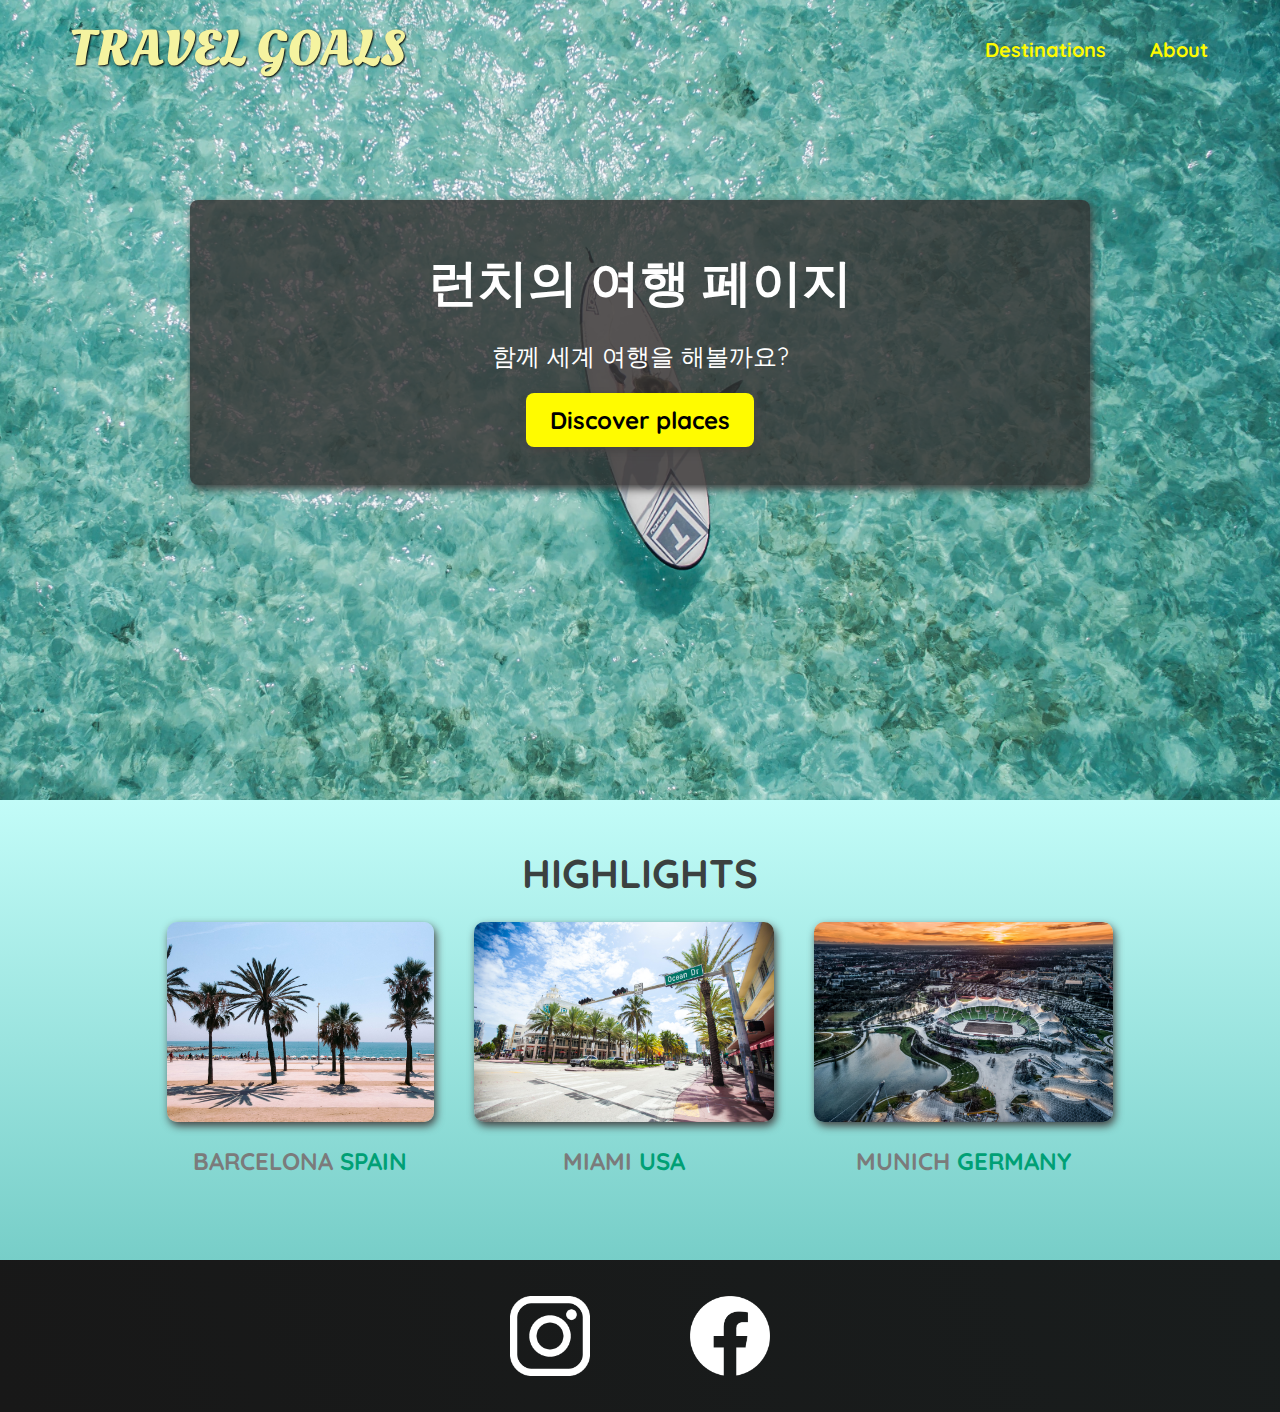
<file: index.html>
<!DOCTYPE html>
<html lang="ko">
  <head>
    <meta charset="UTF-8" />

    <title>Travel Goals</title>
    <link rel="stylesheet" href="styles.css" />
    <link rel="stylesheet" href="shared.css" />
    <link
      href="https://fonts.googleapis.com/css2?family=Raleway:wght@700&family=Oleo+Script:wght@700&family=Quicksand:wght@300;500;700&display=swap"
      rel="stylesheet"
    />
  </head>
  <body>
    <header>
      <div id="page-logo">
        <a href="/index.html">Travel Goals</a>
      </div>
      <nav>
        <ul>
          <li><a href="/places.html">Destinations</a></li>
          <li><a href="">About</a></li>
        </ul>
      </nav>
    </header>
    <main>
      <section id="hero">
        <div id="hero-content">
          <h1>런치의 여행 페이지</h1>
          <p>함께 세계 여행을 해볼까요?</p>
          <a href="/places.html">Discover places</a>
        </div>
      </section>
      <section id="highlights">
        <h2>Highlights</h2>
        <ul id="destinations">
          <li class="destination">
            <img src="images\places\barcelona.jpg" alt="이미지1" />
            <p>Barcelona <strong>Spain</strong></p>
          </li>
          <li class="destination">
            <img src="images\places\miami.jpg" alt="이미지2" />
            <p>Miami <strong>USA</strong></p>
          </li>
          <li class="destination">
            <img src="images\places\munich.jpg" alt="이미지3" />
            <p>Munich <strong>Germany</strong></p>
          </li>
        </ul>
      </section>
    </main>
    <footer>
      <ul>
        <li>
          <a href="https://www.instagram.com/"
            ><img src="images\icons\insta.png" alt="Instagram logo"
          /></a>
        </li>
        <li>
          <a href="https://www.facebook.com"
            ><img src="images\icons\facebook.png" alt="Facebook logo"
          /></a>
        </li>
      </ul>
    </footer>
  </body>
</html>
</file>
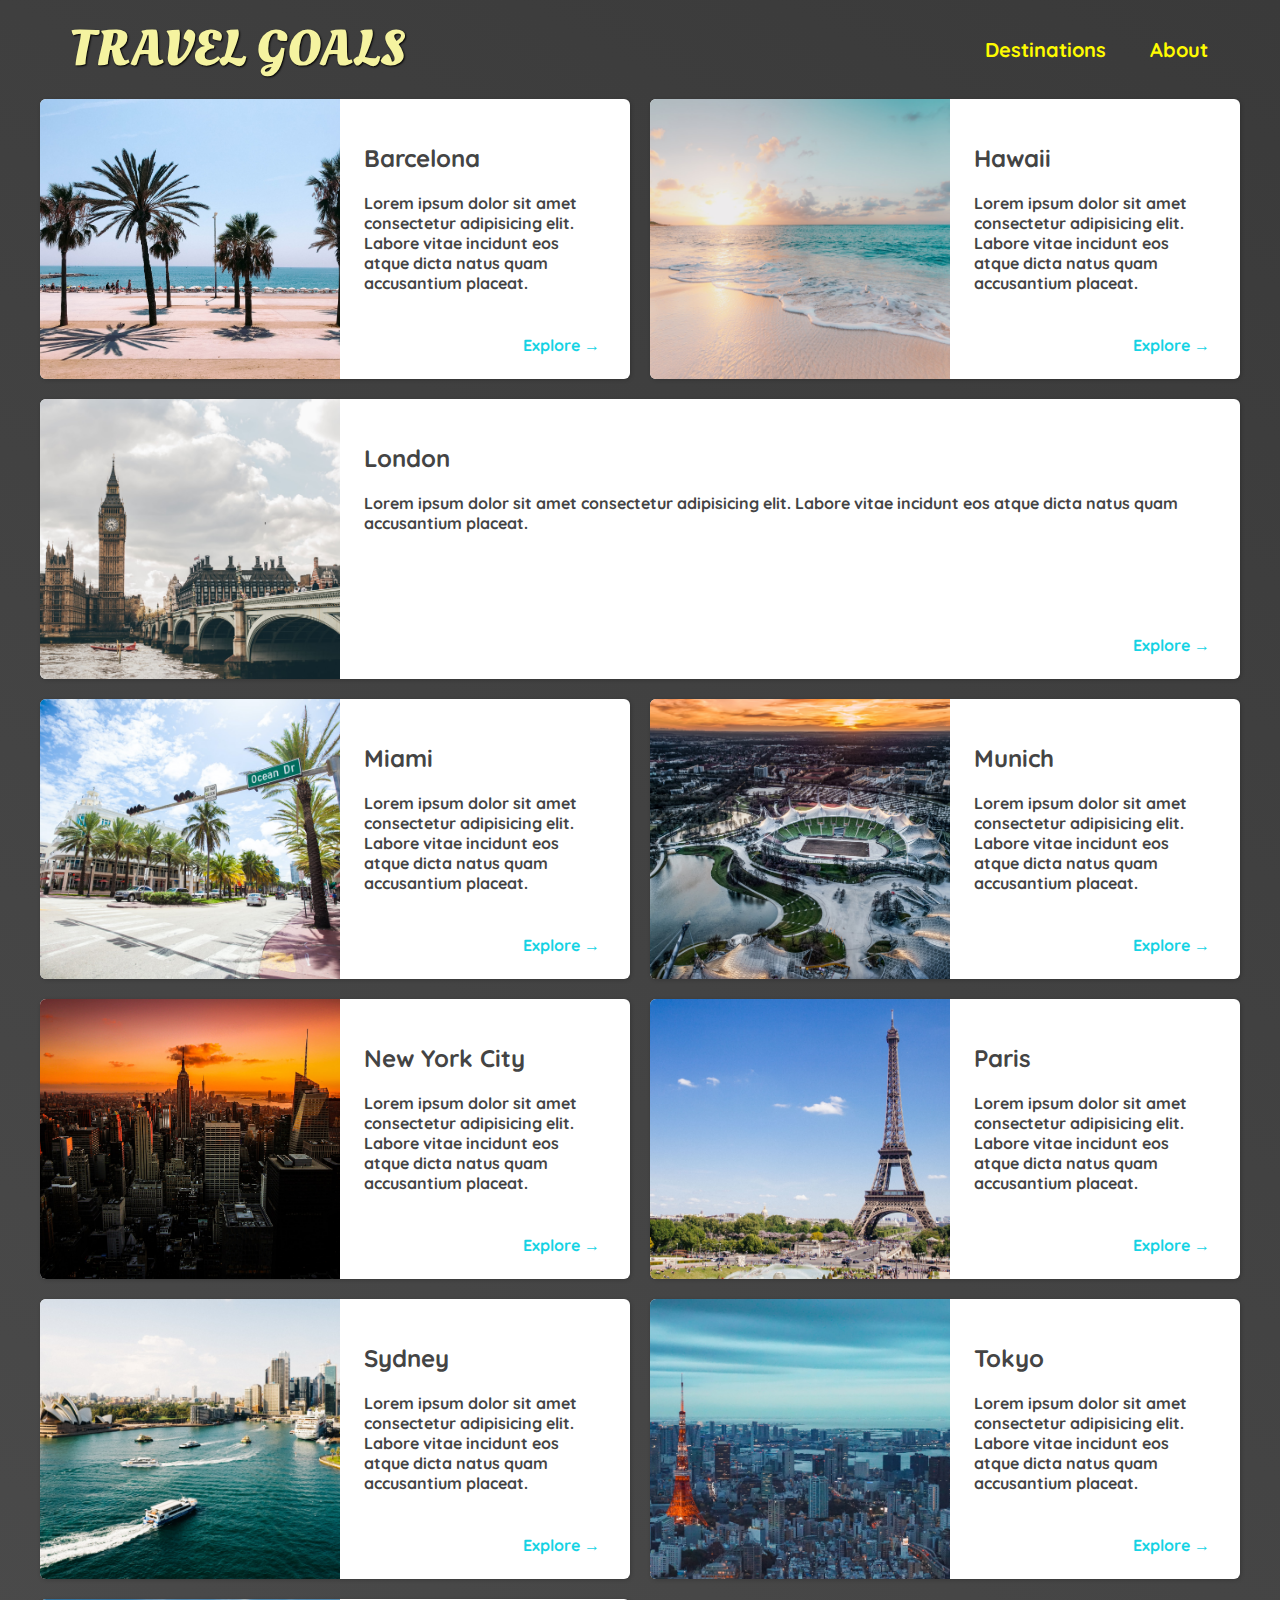
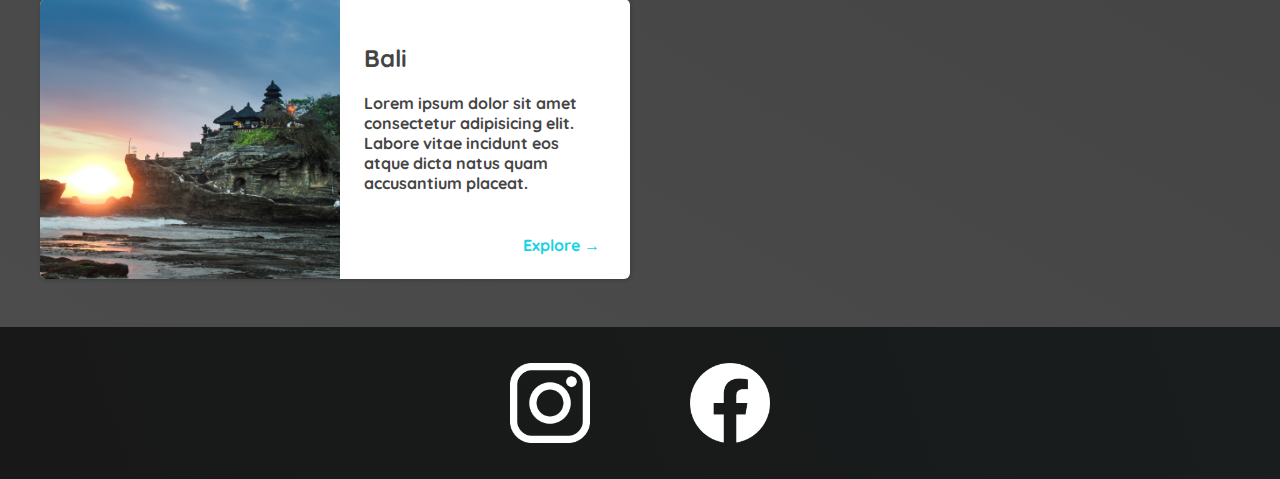
<file: places.html>
<!DOCTYPE html>
<html lang="ko">
  <head>
    <meta charset="UTF-8" />
    <title>Document</title>

    <link rel="stylesheet" href="shared.css" />
    <link rel="stylesheet" href="places.css" />
    
    <link
      href="https://fonts.googleapis.com/css2?family=Raleway:wght@700&family=Oleo+Script:wght@700&family=Quicksand:wght@300;500;700&display=swap"
      rel="stylesheet"
    />
  </head>
  <body>
    <header>
      <div id="page-logo">
        <a href="/index.html">Travel Goals</a>
      </div>
      <nav>
        <ul>
          <li><a href="/places.html">Destinations</a></li>
          <li><a href="">About</a></li>
        </ul>
      </nav>
    </header>
    <main>
      <ul>
        <li>
          <img src="images/places/barcelona.jpg" alt="City of Barcelona" />
          <div class="item-content">
            <div>
              <h2>Barcelona</h2>
              <p>
                Lorem ipsum dolor sit amet consectetur adipisicing elit. Labore
                vitae incidunt eos atque dicta natus quam accusantium placeat.
              </p>
            </div>
            <div class="actions">
              <a href="https://en.wikipedia.org/wiki/Barcelona">Explore &#x2192</a>
            </div>
          </div>
        </li>
        <li>
          <img src="images/places/hawaii.jpg" alt="Hawaii beach" />
          <div class="item-content">
            <div>
              <h2>Hawaii</h2>
              <p>
                Lorem ipsum dolor sit amet consectetur adipisicing elit. Labore
                vitae incidunt eos atque dicta natus quam accusantium placeat.
              </p>
            </div>
            <div class="actions">
              <a href="hhttps://en.wikipedia.org/wiki/Hawaii">Explore &#x2192</a>
            </div>
          </div>
        </li>
        <li>
          <img src="images/places/london.jpg" alt="London city" />
          <div class="item-content">
            <div>
              <h2>London</h2>
              <p>
                Lorem ipsum dolor sit amet consectetur adipisicing elit. Labore
                vitae incidunt eos atque dicta natus quam accusantium placeat.
              </p>
            </div>
            <div class="actions">
              <a href="https://en.wikipedia.org/wiki/London">Explore &#x2192</a>
            </div>
          </div>
        </li>
        <li>
          <img src="images/places/miami.jpg" alt="Miami streets" />
          <div class="item-content">
            <div>
              <h2>Miami</h2>
              <p>
                Lorem ipsum dolor sit amet consectetur adipisicing elit. Labore
                vitae incidunt eos atque dicta natus quam accusantium placeat.
              </p>
            </div>
            <div class="actions">
              <a href="https://en.wikipedia.org/wiki/Miami">Explore &#x2192</a>
            </div>
          </div>
        </li>
        <li>
          <img src="images/places/munich.jpg" alt="Munich football stadium" />
          <div class="item-content">
            <div>
              <h2>Munich</h2>
              <p>
                Lorem ipsum dolor sit amet consectetur adipisicing elit. Labore
                vitae incidunt eos atque dicta natus quam accusantium placeat.
              </p>
            </div>
            <div class="actions">
              <a href="https://en.wikipedia.org/wiki/Munich">Explore &#x2192</a>
            </div>
          </div>
        </li>
        <li>
          <img src="images/places/new-york-city.jpg" alt="New York City skyline" />
          <div class="item-content">
            <div>
              <h2>New York City</h2>
              <p>
                Lorem ipsum dolor sit amet consectetur adipisicing elit. Labore
                vitae incidunt eos atque dicta natus quam accusantium placeat.
              </p>
            </div>
            <div class="actions">
              <a href="https://en.wikipedia.org/wiki/New_York_City"
                >Explore &#x2192</a
              >
            </div>
          </div>
        </li>
        <li>
          <img src="images/places/paris.jpg" alt="Paris city" />
          <div class="item-content">
            <div>
              <h2>Paris</h2>
              <p>
                Lorem ipsum dolor sit amet consectetur adipisicing elit. Labore
                vitae incidunt eos atque dicta natus quam accusantium placeat.
              </p>
            </div>
            <div class="actions">
              <a href="https://en.wikipedia.org/wiki/Paris">Explore &#x2192</a>
            </div>
          </div>
        </li>
        <li>
          <img src="images/places/sydney.jpg" alt="Sydney beach" />
          <div class="item-content">
            <div>
              <h2>Sydney</h2>
              <p>
                Lorem ipsum dolor sit amet consectetur adipisicing elit. Labore
                vitae incidunt eos atque dicta natus quam accusantium placeat.
              </p>
            </div>
            <div class="actions">
              <a href="https://en.wikipedia.org/wiki/Sydney">Explore &#x2192</a>
            </div>
          </div>
        </li>
        <li>
          <img src="images/places/tokyo.jpg" alt="Tokyo skyline" />
          <div class="item-content">
            <div>
              <h2>Tokyo</h2>
              <p>
                Lorem ipsum dolor sit amet consectetur adipisicing elit. Labore
                vitae incidunt eos atque dicta natus quam accusantium placeat.
              </p>
            </div>
            <div class="actions">
              <a href="https://en.wikipedia.org/wiki/Tokyo">Explore &#x2192</a>
            </div>
          </div>
        </li>
        <li>
          <img src="images/places/bali.jpg" alt="Bali beach" />
          <div class="item-content">
            <div>
              <h2>Bali</h2>
              <p>
                Lorem ipsum dolor sit amet consectetur adipisicing elit. Labore
                vitae incidunt eos atque dicta natus quam accusantium placeat.
              </p>
            </div>
            <div class="actions">
              <a href="https://en.wikipedia.org/wiki/Bali">Explore &#x2192</a>
            </div>
          </div>
        </li>
      </ul>
    </main>
    <footer>
      <ul>
        <li>
          <a href="https://www.instagram.com/"
            ><img src="images\icons\insta.png" alt="Instagram logo"
          /></a>
        </li>
        <li>
          <a href="https://www.facebook.com"
            ><img src="images\icons\facebook.png" alt="Facebook logo"
          /></a>
        </li>
      </ul>
    </footer>
  </body>
</html>
</file>
<file: styles.css>
#hero {
  height: 800px;
  background-image: url("/images/places/ocean.jpg");
  background-position: center;
  background-size: cover;
}

#hero-content {
  width: 900px;
  background-color: rgba(51, 47, 47, 0.8);
  box-shadow: 2px 4px 8px rgb(68, 67, 67);
  border-radius: 8px;
  text-align: center;
  padding: 50px 0;
  margin: 0 auto;
  position: relative;
  top: 200px;
}

#hero-content h1 {
  color: white;
  text-transform: uppercase;
  font-size: 50px;
  font-family: "Raleway", sans-serif;
  margin: 0;
}

#hero-content p {
  color: white;
  text-transform: uppercase;
  font-size: 24px;
  font-weight: 400;
  margin-bottom: 32px;
}

#hero-content a {
  text-decoration: none;
  background-color: rgb(255, 251, 0);
  padding: 12px 24px;
  color: black;
  font-size: 24px;
  font-weight: bold;
  border-radius: 8px;
  box-shadow: 2px 4px 8px rgb(68, 67, 67);
}

#hero-content a:hover {
  background-color: rgb(255, 225, 0);
}

#highlights {
  padding: 24px;
  background: linear-gradient(0deg, rgb(119, 206, 200), rgb(194, 252, 248));
}

#highlights h2 {
  text-transform: uppercase;
  text-align: center;
  font-size: 40px;
  color: rgb(59, 65, 64);
  margin: 24px;
}

#destinations {
  display: flex;
  width: 90%;
  margin: auto;
  margin-bottom: 40px;
  justify-content: center;
}

.destination {
  margin: 0 20px;
  text-transform: uppercase;
  font-weight: bold;
}

.destination p {
  text-align: center;
  font-size: 24px;
  color: rgb(123, 123, 123);
  margin: 20px 0;
}

.destination img {
  height: 200px;
  width: 100%;
  box-shadow: 2px 4px 8px rgb(68, 67, 67);
  border-radius: 10px;
  object-fit: cover;
}

.destination strong {
  color: rgb(0, 160, 117);
}

footer {
  background: linear-gradient(70deg, rgb(24, 24, 24), rgb(25, 29, 29));
  padding: 36px 0;
}

footer ul {
  display: flex;
  justify-content: center;
}

footer li {
  width: 80px;
  height: 80px;
  margin: 0px 50px;
}

footer img {
  width: 100%;
  height: 100%;
}
</file>
<file: shared.css>
body {
  font-family: "Quicksand", sans-serif;
  margin: 0;
}

ul {
  list-style: none;
  margin: 0;
  padding: 0;
}
header {
  display: flex;
  justify-content: space-between;
  align-items: center;
  padding: 15px 60px;
  position: absolute;
  width: 100%;
  box-sizing: border-box;
}

#page-logo a {
  padding: 10px;
  font-family: "Oleo Script", sans-serif;
  color: rgb(245, 243, 160);
  font-size: 50px;
  text-decoration: none;
  text-transform: uppercase;
  text-shadow: 1px 1px 2px rgb(0, 0, 0);
}
header ul {
  display: flex;
}

header li {
  margin-left: 20px;
}

header a {
    color: rgb(255, 251, 0);
    text-decoration: none;
    font-weight: bold;
    font-size: 20px;
    padding: 12px;
}

header a:hover {
    color: rgb(255, 225, 0);
    text-shadow: 1px 1px 2px rgba(0, 0, 0, 0)
}

footer {
  background: linear-gradient(70deg, rgb(24, 24, 24), rgb(25, 29, 29));
  padding: 36px 0;
}

footer ul {
  display: flex;
  justify-content: center;
}

footer li {
  width: 80px;
  height: 80px;
  margin: 0px 50px;
}

footer img {
  width: 100%;
  height: 100%;
}
</file>
<file: places.css>
body {
  background: linear-gradient(30deg, rgb(77, 77, 77), rgb(58, 58, 58));
  color: rgb(68, 68, 68);
  font-weight: bold;
}

header {
  position: static;
}

main ul {
  width: 1200px;
  margin: 0 auto 48px auto;
  display: grid;
  grid-template-columns: 1fr 1fr;
  gap: 20px 20px;
}

li:nth-of-type(3) {
  grid-column: 1 / span 2;
}

main li {
  display: flex;
  background-color: white;
  box-shadow: 1px 1px 4px rgba(0, 0, 0, 0.2);
  border-radius: 6px;
  overflow: hidden;
}

main li img {
  width: 300px;
  height: 280px;
  object-fit: cover;
}

.item-content {
  padding: 24px;
  display: flex;
  flex-direction: column;
  justify-content: space-between;
}

.actions {
  text-align: right;
  font-weight: bold;
}

.actions a {
  text-decoration: none;
  color: rgb(22, 211, 228);
  border-radius: 4px;
  padding: 6px;
}

.actions a:hover {
  background-color: rgb(235, 253, 255);
}
</file>
